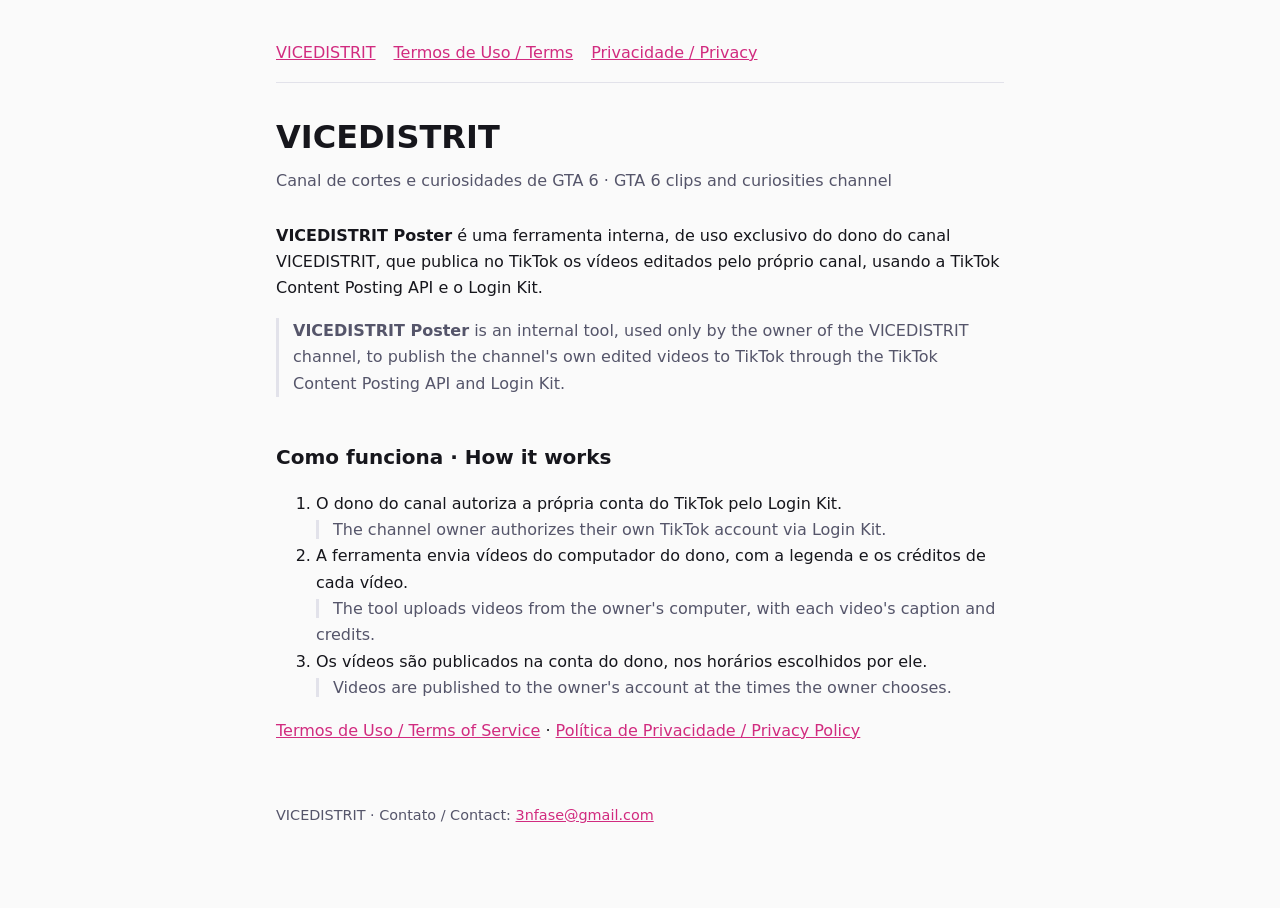
<file: index.html>
<!doctype html><html lang="pt-BR"><head><meta charset="utf-8"><meta name="viewport" content="width=device-width,initial-scale=1"><title>VICEDISTRIT</title><link rel="stylesheet" href="estilo.css"><link rel="icon" href="logo.png"></head><body><main><nav><a href="index.html">VICEDISTRIT</a><a href="termos.html">Termos de Uso / Terms</a><a href="privacidade.html">Privacidade / Privacy</a></nav>
<h1>VICEDISTRIT</h1><p class="sub">Canal de cortes e curiosidades de GTA 6 · GTA 6 clips and curiosities channel</p>
<p><strong>VICEDISTRIT Poster</strong> é uma ferramenta interna, de uso exclusivo do dono do canal VICEDISTRIT, que publica no TikTok os vídeos editados pelo próprio canal, usando a TikTok Content Posting API e o Login Kit.</p>
<p class="en"><strong>VICEDISTRIT Poster</strong> is an internal tool, used only by the owner of the VICEDISTRIT channel, to publish the channel's own edited videos to TikTok through the TikTok Content Posting API and Login Kit.</p>
<h2>Como funciona · How it works</h2>
<ol><li>O dono do canal autoriza a própria conta do TikTok pelo Login Kit.<br><span class="en">The channel owner authorizes their own TikTok account via Login Kit.</span></li>
<li>A ferramenta envia vídeos do computador do dono, com a legenda e os créditos de cada vídeo.<br><span class="en">The tool uploads videos from the owner's computer, with each video's caption and credits.</span></li>
<li>Os vídeos são publicados na conta do dono, nos horários escolhidos por ele.<br><span class="en">Videos are published to the owner's account at the times the owner chooses.</span></li></ol>
<p><a href="termos.html">Termos de Uso / Terms of Service</a> · <a href="privacidade.html">Política de Privacidade / Privacy Policy</a></p>
<footer>VICEDISTRIT · Contato / Contact: <a href="mailto:3nfase@gmail.com">3nfase@gmail.com</a></footer></main></body></html>
</file>
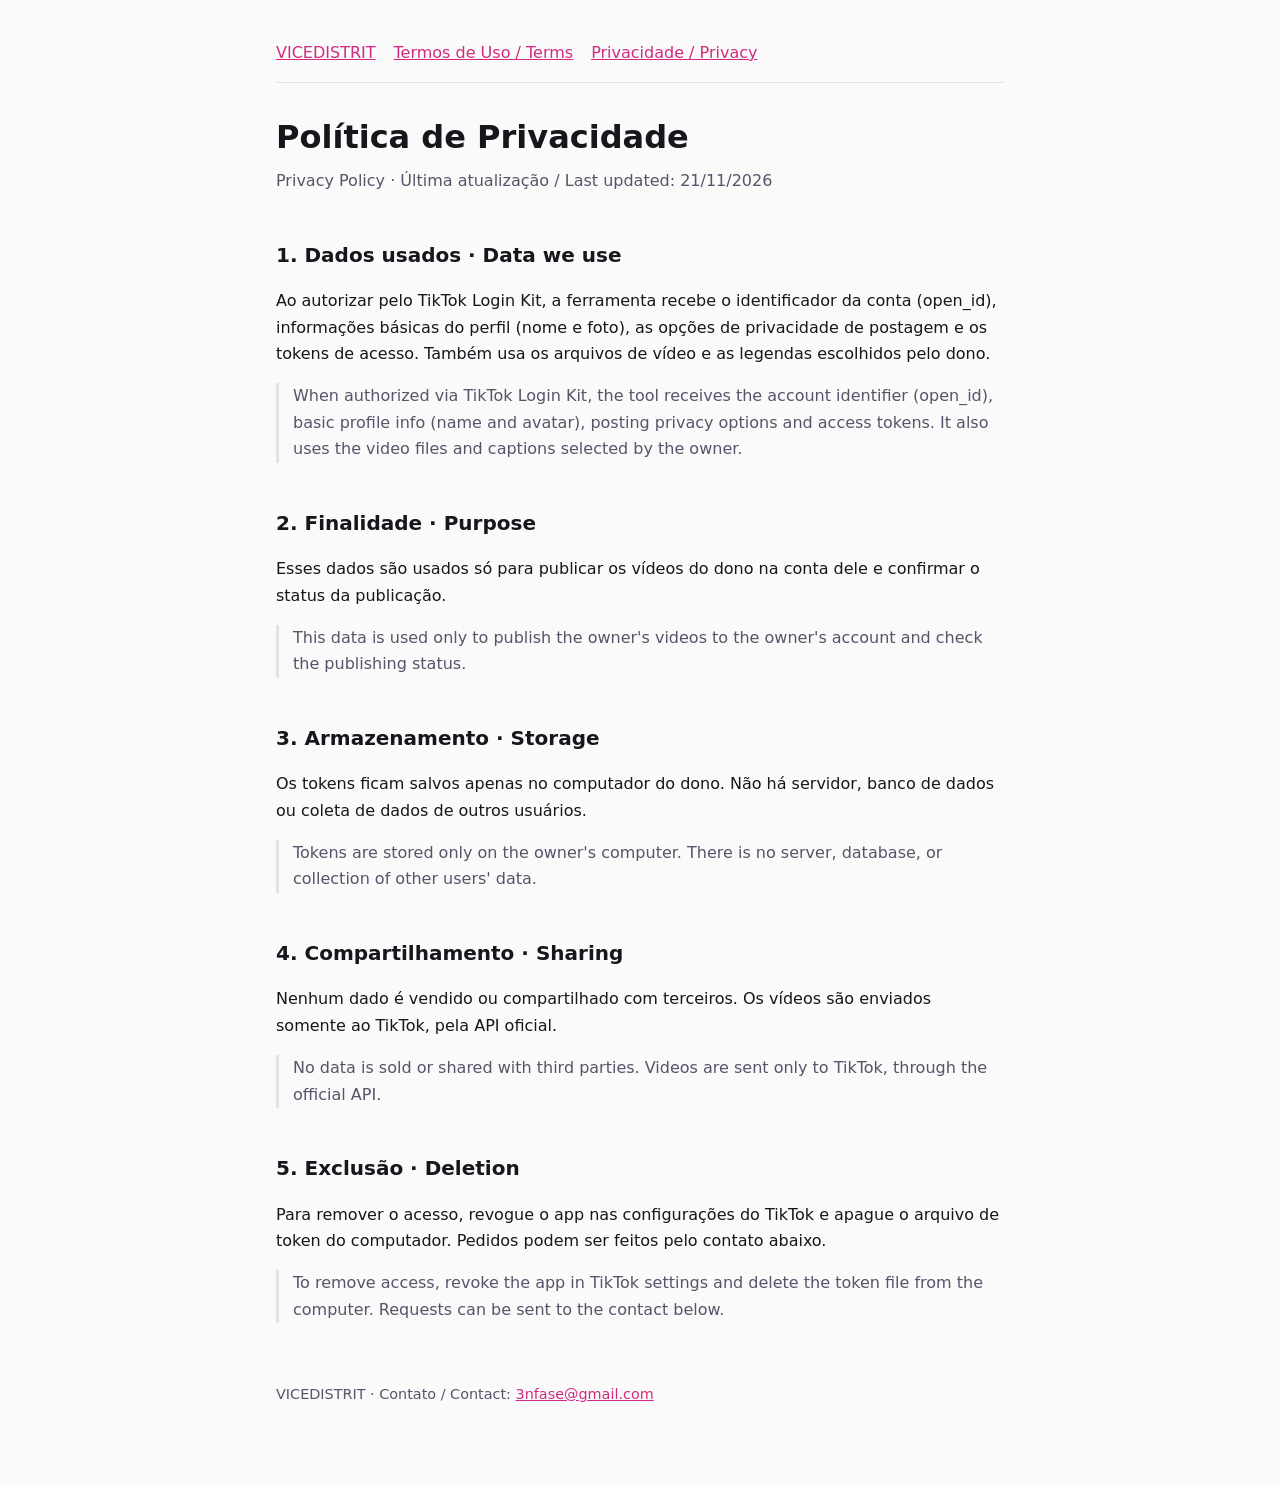
<file: privacidade.html>
<!doctype html><html lang="pt-BR"><head><meta charset="utf-8"><meta name="viewport" content="width=device-width,initial-scale=1"><title>Política de Privacidade · VICEDISTRIT</title><link rel="stylesheet" href="estilo.css"><link rel="icon" href="logo.png"></head><body><main><nav><a href="index.html">VICEDISTRIT</a><a href="termos.html">Termos de Uso / Terms</a><a href="privacidade.html">Privacidade / Privacy</a></nav>
<h1>Política de Privacidade</h1><p class="sub">Privacy Policy · Última atualização / Last updated: 21/11/2026</p>
<h2>1. Dados usados · Data we use</h2><p>Ao autorizar pelo TikTok Login Kit, a ferramenta recebe o identificador da conta (open_id), informações básicas do perfil (nome e foto), as opções de privacidade de postagem e os tokens de acesso. Também usa os arquivos de vídeo e as legendas escolhidos pelo dono.</p><p class="en">When authorized via TikTok Login Kit, the tool receives the account identifier (open_id), basic profile info (name and avatar), posting privacy options and access tokens. It also uses the video files and captions selected by the owner.</p>
<h2>2. Finalidade · Purpose</h2><p>Esses dados são usados só para publicar os vídeos do dono na conta dele e confirmar o status da publicação.</p><p class="en">This data is used only to publish the owner's videos to the owner's account and check the publishing status.</p>
<h2>3. Armazenamento · Storage</h2><p>Os tokens ficam salvos apenas no computador do dono. Não há servidor, banco de dados ou coleta de dados de outros usuários.</p><p class="en">Tokens are stored only on the owner's computer. There is no server, database, or collection of other users' data.</p>
<h2>4. Compartilhamento · Sharing</h2><p>Nenhum dado é vendido ou compartilhado com terceiros. Os vídeos são enviados somente ao TikTok, pela API oficial.</p><p class="en">No data is sold or shared with third parties. Videos are sent only to TikTok, through the official API.</p>
<h2>5. Exclusão · Deletion</h2><p>Para remover o acesso, revogue o app nas configurações do TikTok e apague o arquivo de token do computador. Pedidos podem ser feitos pelo contato abaixo.</p><p class="en">To remove access, revoke the app in TikTok settings and delete the token file from the computer. Requests can be sent to the contact below.</p>
<footer>VICEDISTRIT · Contato / Contact: <a href="mailto:3nfase@gmail.com">3nfase@gmail.com</a></footer></main></body></html>
</file>
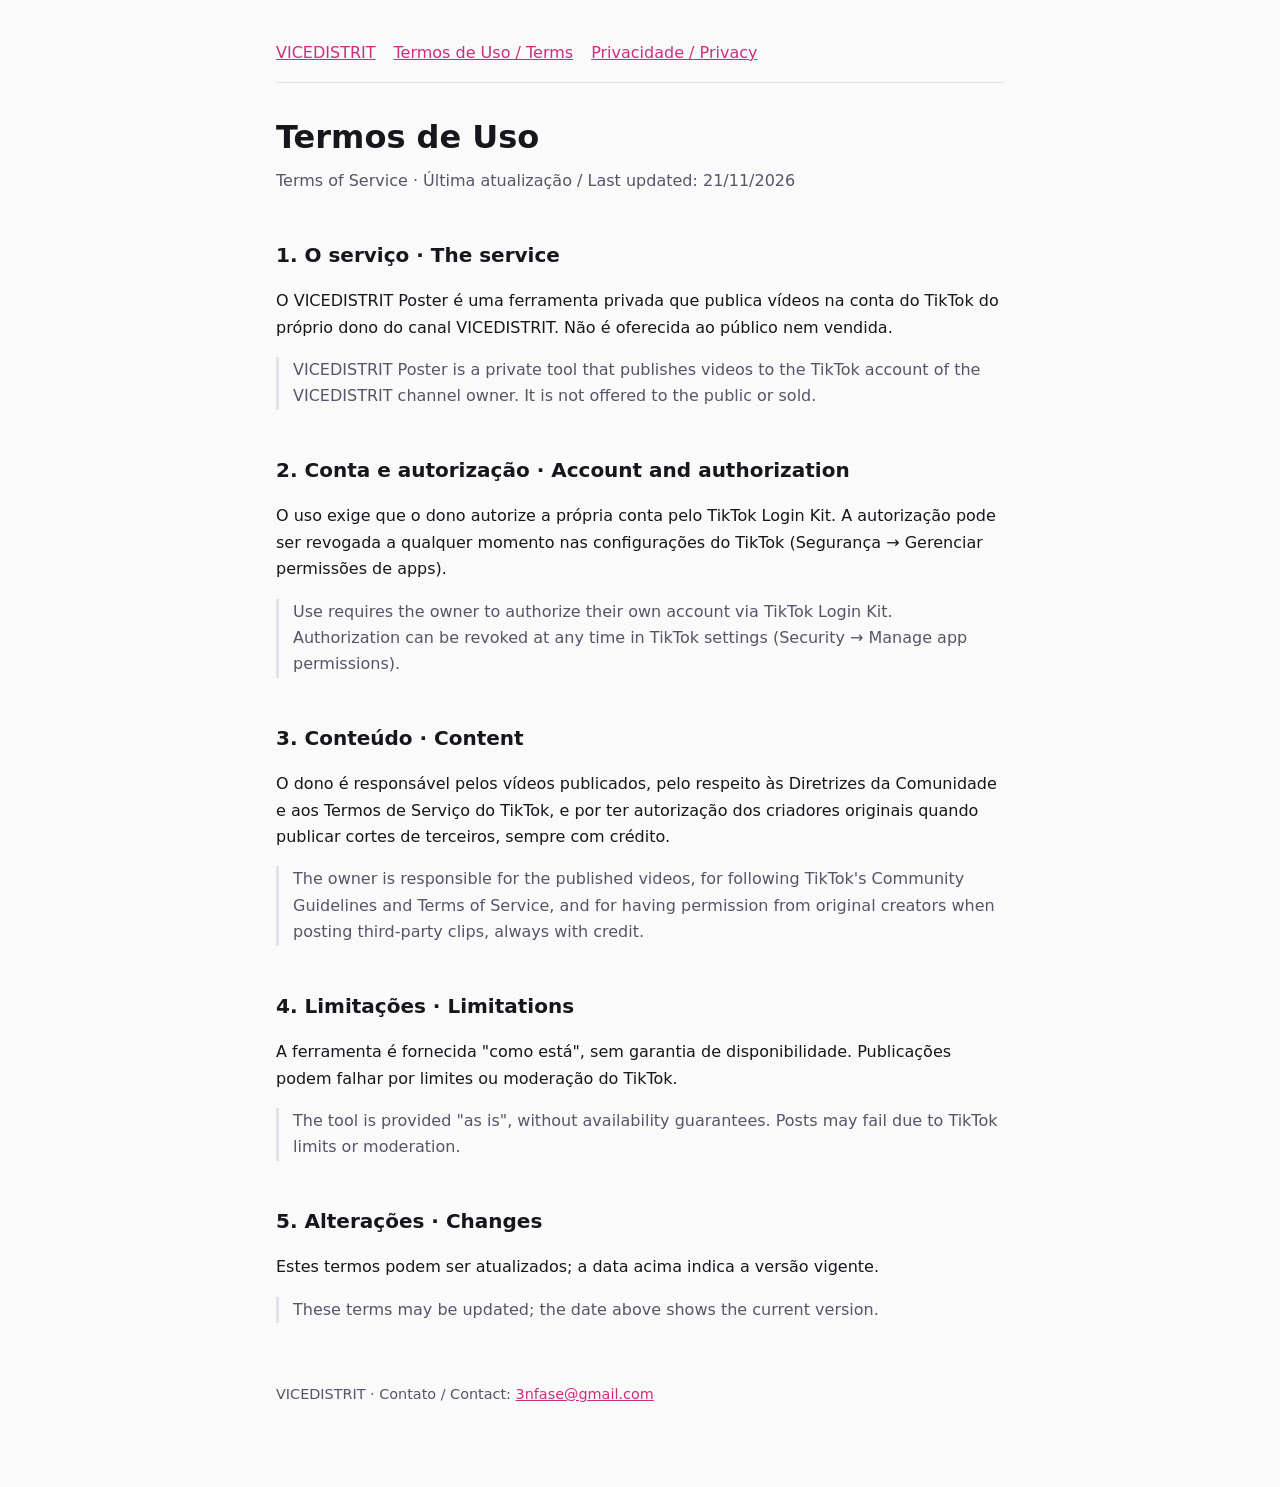
<file: termos.html>
<!doctype html><html lang="pt-BR"><head><meta charset="utf-8"><meta name="viewport" content="width=device-width,initial-scale=1"><title>Termos de Uso · VICEDISTRIT</title><link rel="stylesheet" href="estilo.css"><link rel="icon" href="logo.png"></head><body><main><nav><a href="index.html">VICEDISTRIT</a><a href="termos.html">Termos de Uso / Terms</a><a href="privacidade.html">Privacidade / Privacy</a></nav>
<h1>Termos de Uso</h1><p class="sub">Terms of Service · Última atualização / Last updated: 21/11/2026</p>
<h2>1. O serviço · The service</h2><p>O VICEDISTRIT Poster é uma ferramenta privada que publica vídeos na conta do TikTok do próprio dono do canal VICEDISTRIT. Não é oferecida ao público nem vendida.</p><p class="en">VICEDISTRIT Poster is a private tool that publishes videos to the TikTok account of the VICEDISTRIT channel owner. It is not offered to the public or sold.</p>
<h2>2. Conta e autorização · Account and authorization</h2><p>O uso exige que o dono autorize a própria conta pelo TikTok Login Kit. A autorização pode ser revogada a qualquer momento nas configurações do TikTok (Segurança → Gerenciar permissões de apps).</p><p class="en">Use requires the owner to authorize their own account via TikTok Login Kit. Authorization can be revoked at any time in TikTok settings (Security → Manage app permissions).</p>
<h2>3. Conteúdo · Content</h2><p>O dono é responsável pelos vídeos publicados, pelo respeito às Diretrizes da Comunidade e aos Termos de Serviço do TikTok, e por ter autorização dos criadores originais quando publicar cortes de terceiros, sempre com crédito.</p><p class="en">The owner is responsible for the published videos, for following TikTok's Community Guidelines and Terms of Service, and for having permission from original creators when posting third-party clips, always with credit.</p>
<h2>4. Limitações · Limitations</h2><p>A ferramenta é fornecida "como está", sem garantia de disponibilidade. Publicações podem falhar por limites ou moderação do TikTok.</p><p class="en">The tool is provided "as is", without availability guarantees. Posts may fail due to TikTok limits or moderation.</p>
<h2>5. Alterações · Changes</h2><p>Estes termos podem ser atualizados; a data acima indica a versão vigente.</p><p class="en">These terms may be updated; the date above shows the current version.</p>
<footer>VICEDISTRIT · Contato / Contact: <a href="mailto:3nfase@gmail.com">3nfase@gmail.com</a></footer></main></body></html>
</file>
<file: estilo.css>
:root{--bg:#0e0e12;--fg:#ececf1;--mut:#a4a4b4;--acc:#ff4fa3;--line:#2a2a36}
@media (prefers-color-scheme: light){:root{--bg:#fafafa;--fg:#16161c;--mut:#55556a;--acc:#d12b7f;--line:#e2e2ea}}
*{box-sizing:border-box}body{margin:0;background:var(--bg);color:var(--fg);font:16px/1.65 system-ui,-apple-system,Segoe UI,Roboto,sans-serif}
main{max-width:760px;margin:0 auto;padding:40px 16px 80px}
h1{font-size:2rem;margin:0 0 4px}h2{margin-top:2.2em;font-size:1.25rem}
.sub{color:var(--mut);margin:0 0 28px}a{color:var(--acc)}
nav{display:flex;gap:18px;flex-wrap:wrap;padding-bottom:16px;border-bottom:1px solid var(--line);margin-bottom:28px}
.en{color:var(--mut);border-left:3px solid var(--line);padding-left:14px;margin-top:10px}
footer{margin-top:60px;color:var(--mut);font-size:.9rem}
</file>
